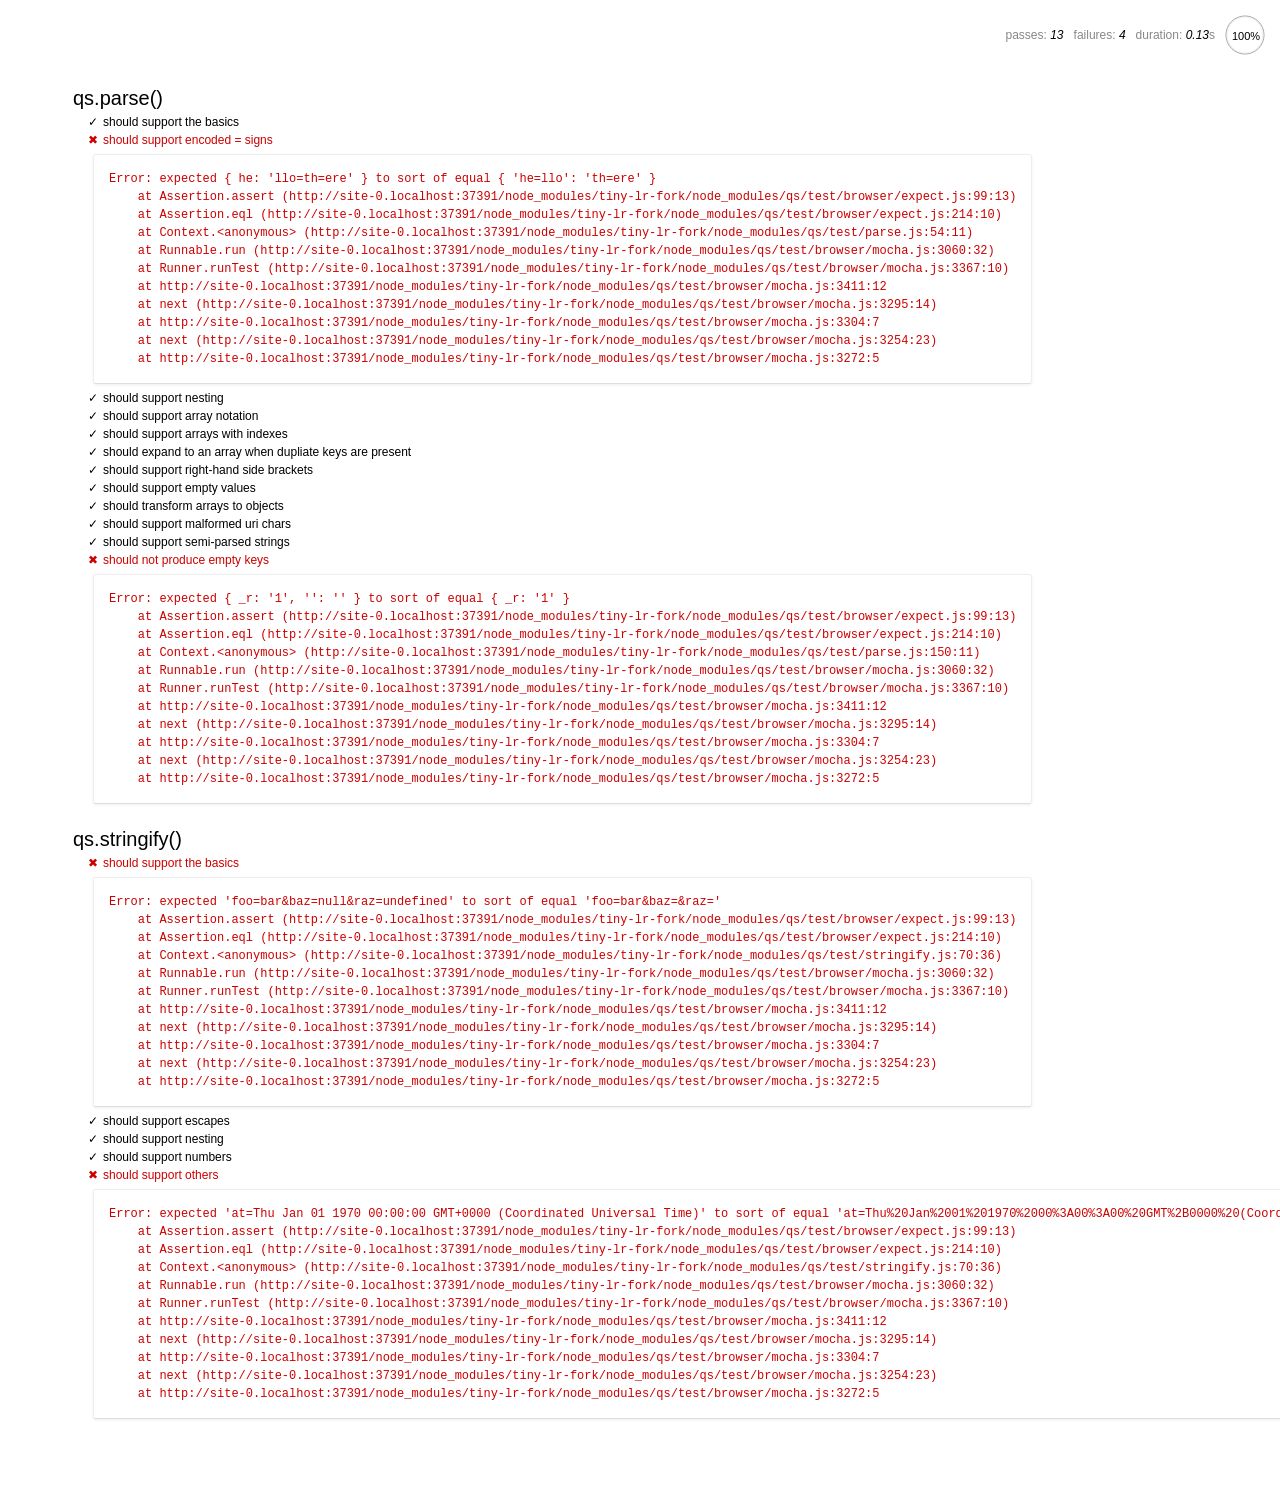
<file: node_modules/tiny-lr-fork/node_modules/qs/test/browser/index.html>
<html>
  <head>
    <title>Mocha</title>
    <meta http-equiv="Content-Type" content="text/html; charset=UTF-8">
    <link rel="stylesheet" href="mocha.css" />
    <script src="jquery.js" type="text/javascript"></script>
    <script src="expect.js"></script>
    <script src="mocha.js"></script>
    <script>mocha.setup('bdd')</script>
    <script src="qs.js"></script>
    <script src="../parse.js"></script>
    <script src="../stringify.js"></script>
    <script>onload = mocha.run;</script>
  </head>
  <body>
    <div id="mocha"></div>
  </body>
</html>
</file>
<file: node_modules/tiny-lr-fork/node_modules/qs/test/browser/mocha.css>
body {
  font: 20px/1.5 "Helvetica Neue", Helvetica, Arial, sans-serif;
  padding: 60px 50px;
}

#mocha h1, h2 {
  margin: 0;
}

#mocha h1 {
  margin-top: 15px;
  font-size: 1em;
  font-weight: 200;
}

#mocha .suite .suite h1 {
  margin-top: 0;
  font-size: .8em;
}

#mocha h2 {
  font-size: 12px;
  font-weight: normal;
  cursor: pointer;
}

#mocha .suite {
  margin-left: 15px;
}

#mocha .test {
  margin-left: 15px;
}

#mocha .test:hover h2::after {
  position: relative;
  top: 0;
  right: -10px;
  content: '(view source)';
  font-size: 12px;
  font-family: arial;
  color: #888;
}

#mocha .test.pending:hover h2::after {
  content: '(pending)';
  font-family: arial;
}

#mocha .test.pass.medium .duration {
  background: #C09853;
}

#mocha .test.pass.slow .duration {
  background: #B94A48;
}

#mocha .test.pass::before {
  content: '✓';
  font-size: 12px;
  display: block;
  float: left;
  margin-right: 5px;
}

#mocha .test.pass .duration {
  font-size: 9px;
  margin-left: 5px;
  padding: 2px 5px;
  color: white;
  -webkit-box-shadow: inset 0 1px 1px rgba(0,0,0,.2);
  -moz-box-shadow: inset 0 1px 1px rgba(0,0,0,.2);
  box-shadow: inset 0 1px 1px rgba(0,0,0,.2);
  -webkit-border-radius: 5px;
  -moz-border-radius: 5px;
  -ms-border-radius: 5px;
  -o-border-radius: 5px;
  border-radius: 5px;
}

#mocha .test.pass.fast .duration {
  display: none;
}

#mocha .test.pending {
  color: #0b97c4;
}

#mocha .test.pending::before {
  content: '◦';
  color: #0b97c4;
}

#mocha .test.fail {
  color: #c00;
}

#mocha .test.fail pre {
  color: black;
}

#mocha .test.fail::before {
  content: '✖';
  font-size: 12px;
  display: block;
  float: left;
  margin-right: 5px;
  color: #c00;
}

#mocha .test pre.error {
  color: #c00;
}

#mocha .test pre {
  display: inline-block;
  font: 12px/1.5 monaco, monospace;
  margin: 5px;
  padding: 15px;
  border: 1px solid #eee;
  border-bottom-color: #ddd;
  -webkit-border-radius: 3px;
  -webkit-box-shadow: 0 1px 3px #eee;
}

#error {
  color: #c00;
  font-size: 1.5  em;
  font-weight: 100;
  letter-spacing: 1px;
}

#stats {
  position: fixed;
  top: 15px;
  right: 10px;
  font-size: 12px;
  margin: 0;
  color: #888;
}

#stats .progress {
  float: right;
  padding-top: 0;
}

#stats em {
  color: black;
}

#stats li {
  display: inline-block;
  margin: 0 5px;
  list-style: none;
  padding-top: 11px;
}

code .comment { color: #ddd }
code .init { color: #2F6FAD }
code .string { color: #5890AD }
code .keyword { color: #8A6343 }
code .number { color: #2F6FAD }
</file>
